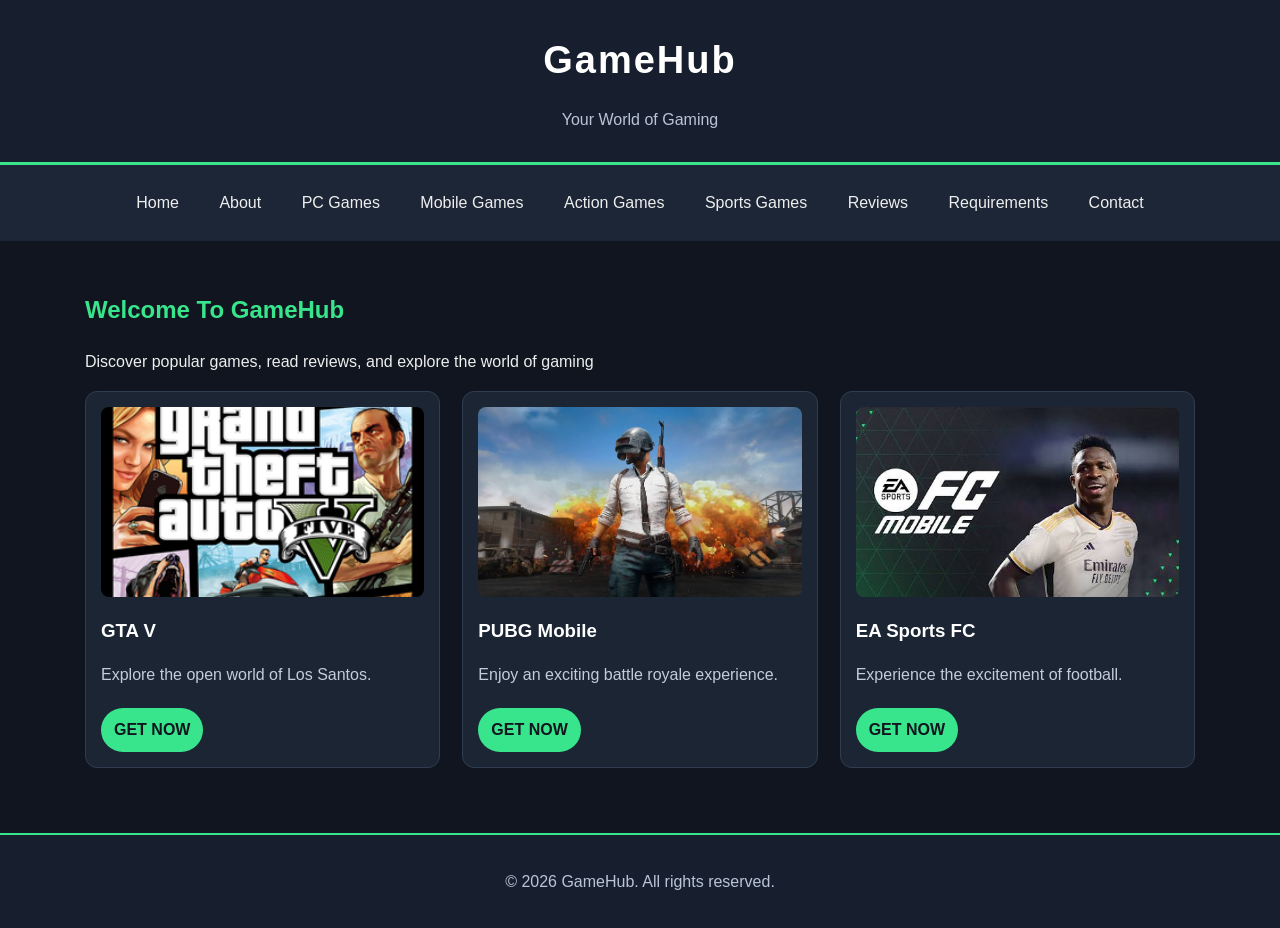
<file: index.html>
<!DOCTYPE html>
<html lang="en">
<head>
    <meta charset="UTF-8">
    <meta name="viewport" content="width=device-width, initial-scale=1.0">
    <title>GameHub</title>
    <link rel="stylesheet" href="style.css">
</head>
<body>
    <header>
        <h1>GameHub</h1>
        <p> Your World of Gaming</p>
    </header>

   
<nav>
    <a href="index.html">Home</a>
    <a href="about.html">About</a>
    <a href="pc-games.html">PC Games</a>
    <a href="mobile-games.html">Mobile Games</a>
    <a href="action-games.html">Action Games</a>
    <a href="sports-games.html">Sports Games</a>
    <a href="reviews.html">Reviews</a>
    <a href="requirements.html">Requirements</a>
    <a href="contact.html">Contact</a>
</nav>


    <main>
        <h2>Welcome To GameHub</h2>
        <p>Discover popular games, read reviews, and explore the world of gaming</p>
        <div class="game-container">
            <div class="game-card">
                <img src="images/Grand_Theft_Auto_V.png" alt="GTA V Image">
                <h3>GTA V</h3>
                <p>Explore the open world of Los Santos.</p>
                <a href="login.html">GET NOW</a>
            </div>
            <div class="game-card">
                <img src="images/images.jfif" alt="">
                <h3>PUBG Mobile</h3>
                <p>Enjoy an exciting battle royale experience.</p>
                <a href="login.html">GET NOW</a>
            </div>

            <div class="game-card">
                <img src="images/images (1).jfif" alt="">
                <h3>EA Sports FC</h3>
                <p>Experience the excitement of football.</p>
                <a href="login.html">GET NOW</a>
            </div>
        </div>
    </main>
    <footer>
        <p>&copy; 2026 GameHub. All rights reserved.</p>
    </footer>
</body>
</html>
</file>
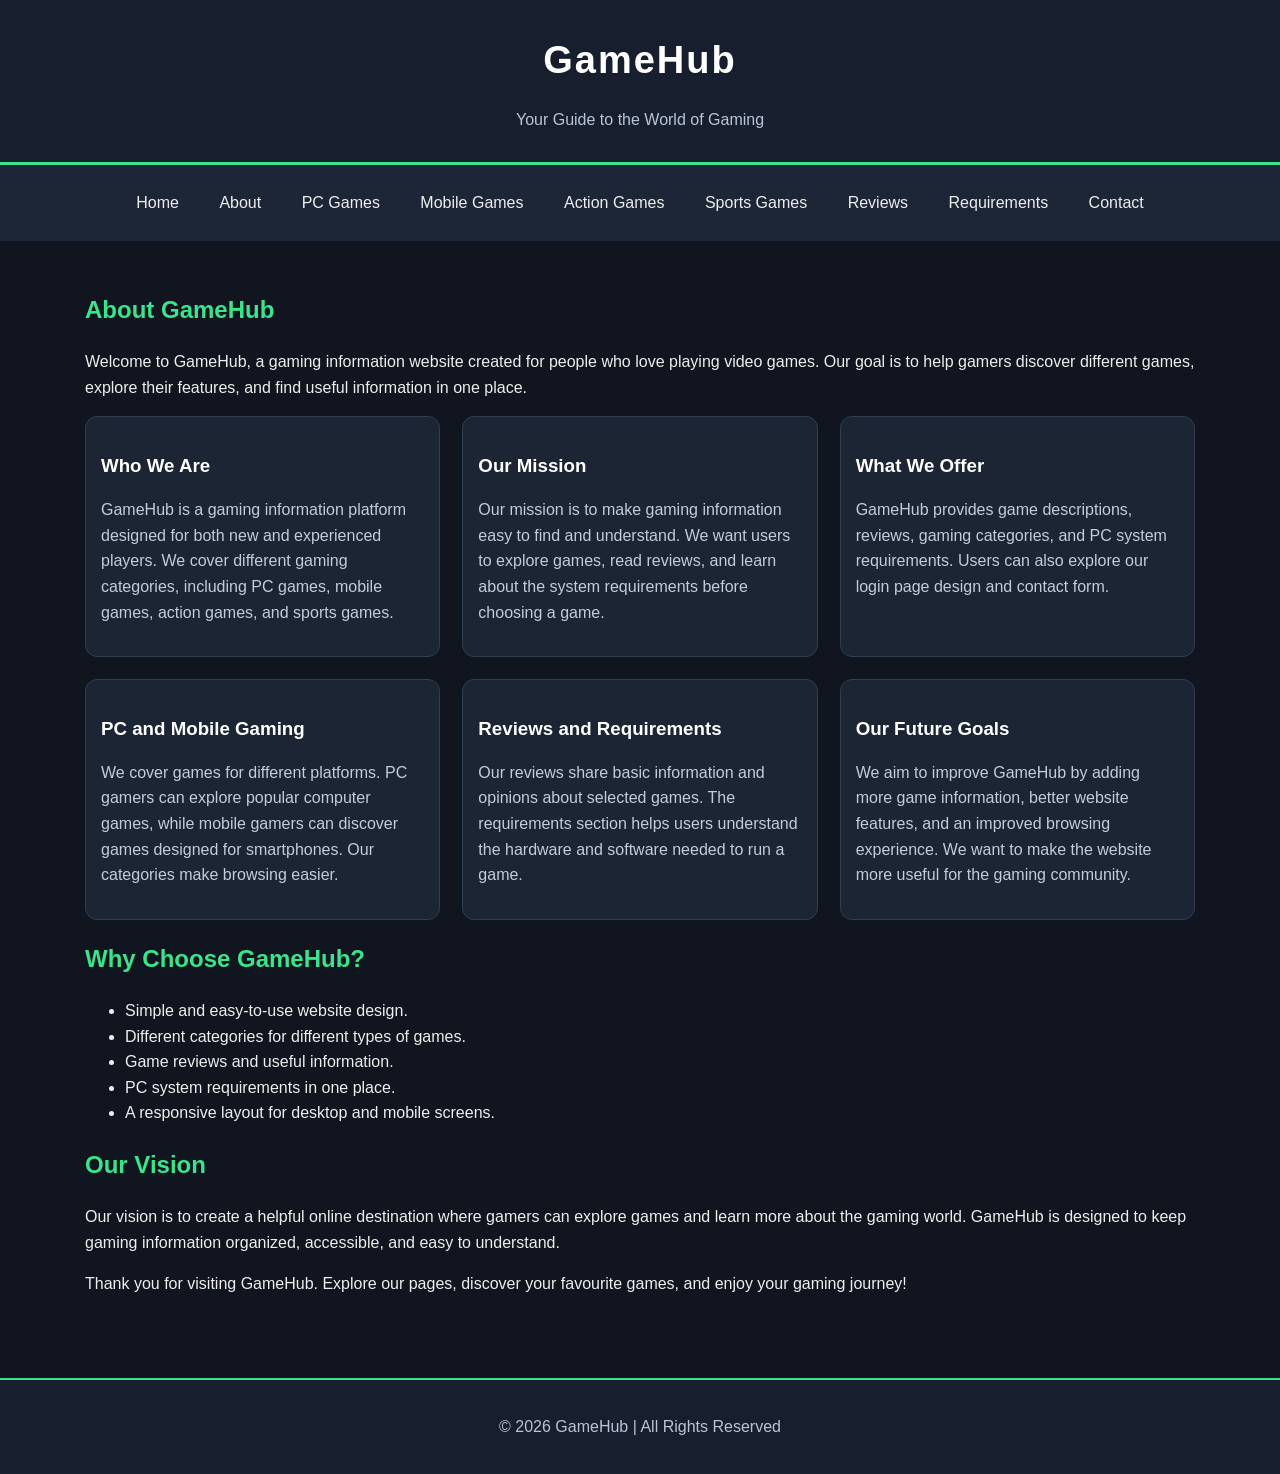
<file: about.html>
<!DOCTYPE html>
<html lang="en">
<head>
    <meta charset="UTF-8">
    <meta name="viewport" content="width=device-width, initial-scale=1.0">
    <title>About Us - GameHub</title>
    <link rel="stylesheet" href="style.css">
</head>
<body>

    <header>
        <h1>GameHub</h1>
        <p>Your Guide to the World of Gaming</p>
    </header>

    <nav>
        <a href="index.html">Home</a>
        <a href="about.html">About</a>
        <a href="pc-games.html">PC Games</a>
        <a href="mobile-games.html">Mobile Games</a>
        <a href="action-games.html">Action Games</a>
        <a href="sports-games.html">Sports Games</a>
        <a href="reviews.html">Reviews</a>
        <a href="requirements.html">Requirements</a>
        <a href="contact.html">Contact</a>
    </nav>

    <main>
        <h2>About GameHub</h2>

        <p>
            Welcome to GameHub, a gaming information website created
            for people who love playing video games. Our goal is to
            help gamers discover different games, explore their
            features, and find useful information in one place.
        </p>

        <div class="game-container">

            <div class="game-card">
                <h3>Who We Are</h3>
                <p>
                    GameHub is a gaming information platform designed
                    for both new and experienced players. We cover
                    different gaming categories, including PC games,
                    mobile games, action games, and sports games.
                </p>
            </div>

            <div class="game-card">
                <h3>Our Mission</h3>
                <p>
                    Our mission is to make gaming information easy
                    to find and understand. We want users to explore
                    games, read reviews, and learn about the system
                    requirements before choosing a game.
                </p>
            </div>

            <div class="game-card">
                <h3>What We Offer</h3>
                <p>
                    GameHub provides game descriptions, reviews,
                    gaming categories, and PC system requirements.
                    Users can also explore our login page design
                    and contact form.
                </p>
            </div>

            <div class="game-card">
                <h3>PC and Mobile Gaming</h3>
                <p>
                    We cover games for different platforms. PC gamers
                    can explore popular computer games, while mobile
                    gamers can discover games designed for smartphones.
                    Our categories make browsing easier.
                </p>
            </div>

            <div class="game-card">
                <h3>Reviews and Requirements</h3>
                <p>
                    Our reviews share basic information and opinions
                    about selected games. The requirements section
                    helps users understand the hardware and software
                    needed to run a game.
                </p>
            </div>

            <div class="game-card">
                <h3>Our Future Goals</h3>
                <p>
                    We aim to improve GameHub by adding more game
                    information, better website features, and an
                    improved browsing experience. We want to make
                    the website more useful for the gaming community.
                </p>
            </div>

        </div>

        <h2>Why Choose GameHub?</h2>

        <ul>
            <li>Simple and easy-to-use website design.</li>
            <li>Different categories for different types of games.</li>
            <li>Game reviews and useful information.</li>
            <li>PC system requirements in one place.</li>
            <li>A responsive layout for desktop and mobile screens.</li>
        </ul>

        <h2>Our Vision</h2>

        <p>
            Our vision is to create a helpful online destination
            where gamers can explore games and learn more about
            the gaming world. GameHub is designed to keep gaming
            information organized, accessible, and easy to understand.
        </p>

        <p>
            Thank you for visiting GameHub. Explore our pages,
            discover your favourite games, and enjoy your gaming journey!
        </p>

    </main>

    <footer>
        <p>&copy; 2026 GameHub | All Rights Reserved</p>
    </footer>

</body>
</html>
</file>
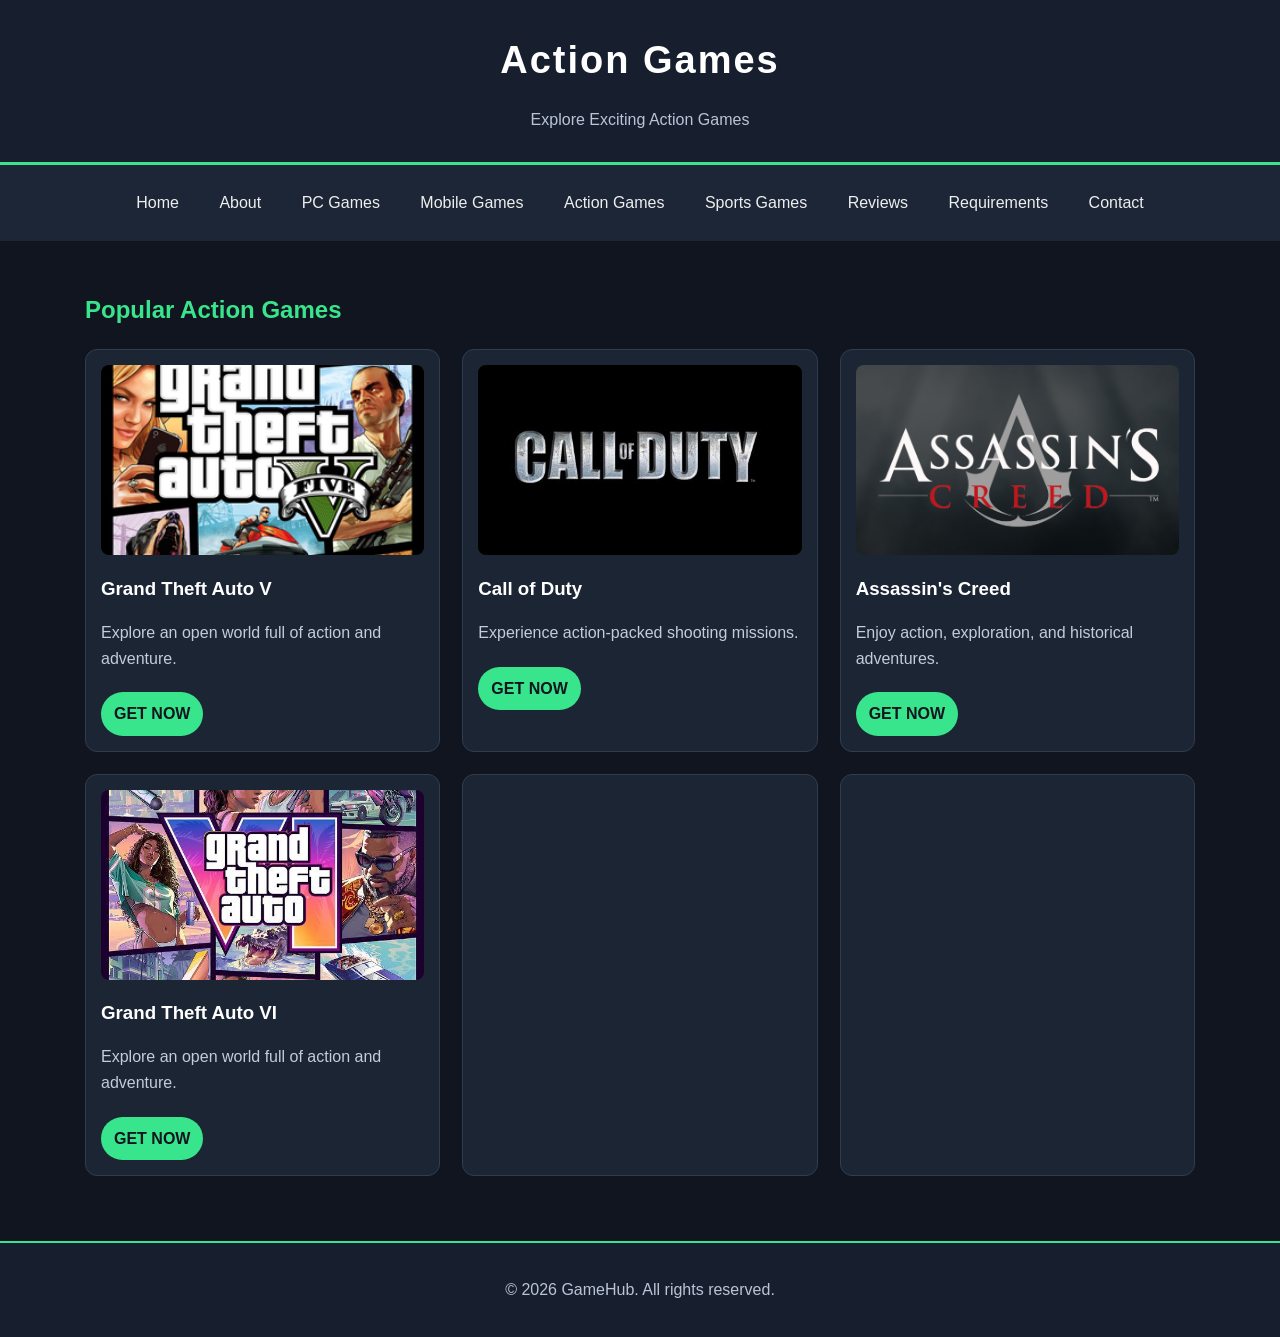
<file: action-games.html>
<!DOCTYPE html>
<html lang="en">
<head>
    <meta charset="UTF-8">
    <meta name="viewport" content="width=device-width, initial-scale=1.0">
    <title>Action Games - GameHub</title>
    <link rel="stylesheet" href="style.css">
</head>
<body>

    <header>
        <h1>Action Games</h1>
        <p>Explore Exciting Action Games</p>
    </header>

   
<nav>
    <a href="index.html">Home</a>
    <a href="about.html">About</a>
    <a href="pc-games.html">PC Games</a>
    <a href="mobile-games.html">Mobile Games</a>
    <a href="action-games.html">Action Games</a>
    <a href="sports-games.html">Sports Games</a>
    <a href="reviews.html">Reviews</a>
    <a href="requirements.html">Requirements</a>
    <a href="contact.html">Contact</a>
</nav>


    <main>
        <h2>Popular Action Games</h2>

        <div class="game-container">

            <div class="game-card">
                <img src="images/Grand_Theft_Auto_V.png" alt="">
                <h3>Grand Theft Auto V</h3>
                <p>Explore an open world full of action and adventure.</p>
                <a href="login.html"> GET NOW</a>
            </div>

            <div class="game-card">
                <img src="images/COD.jfif" alt="">
                <h3>Call of Duty</h3>
                <p>Experience action-packed shooting missions.</p>
                <a href="login.html"> GET NOW</a>
            </div>

            <div class="game-card">
                <img src="images/assasins creed.jpg" alt="">
                <h3>Assassin's Creed</h3>
                <p>Enjoy action, exploration, and historical adventures.</p>
                <a href="login.html"> GET NOW</a>
            </div>

            <div class="game-card">
                <img src="images/GTA VI.jfif" alt="">
                <h3>Grand Theft Auto VI</h3>
                <p>Explore an open world full of action and adventure.</p>
                <a href="login.html"> GET NOW</a>
            </div>

            <div class="game-card"></div>

            <div class="game-card"></div>

        </div>
    </main>

    <footer>
        <p>&copy; 2026 GameHub. All rights reserved.</p>
    </footer>

</body>
</html>
</file>
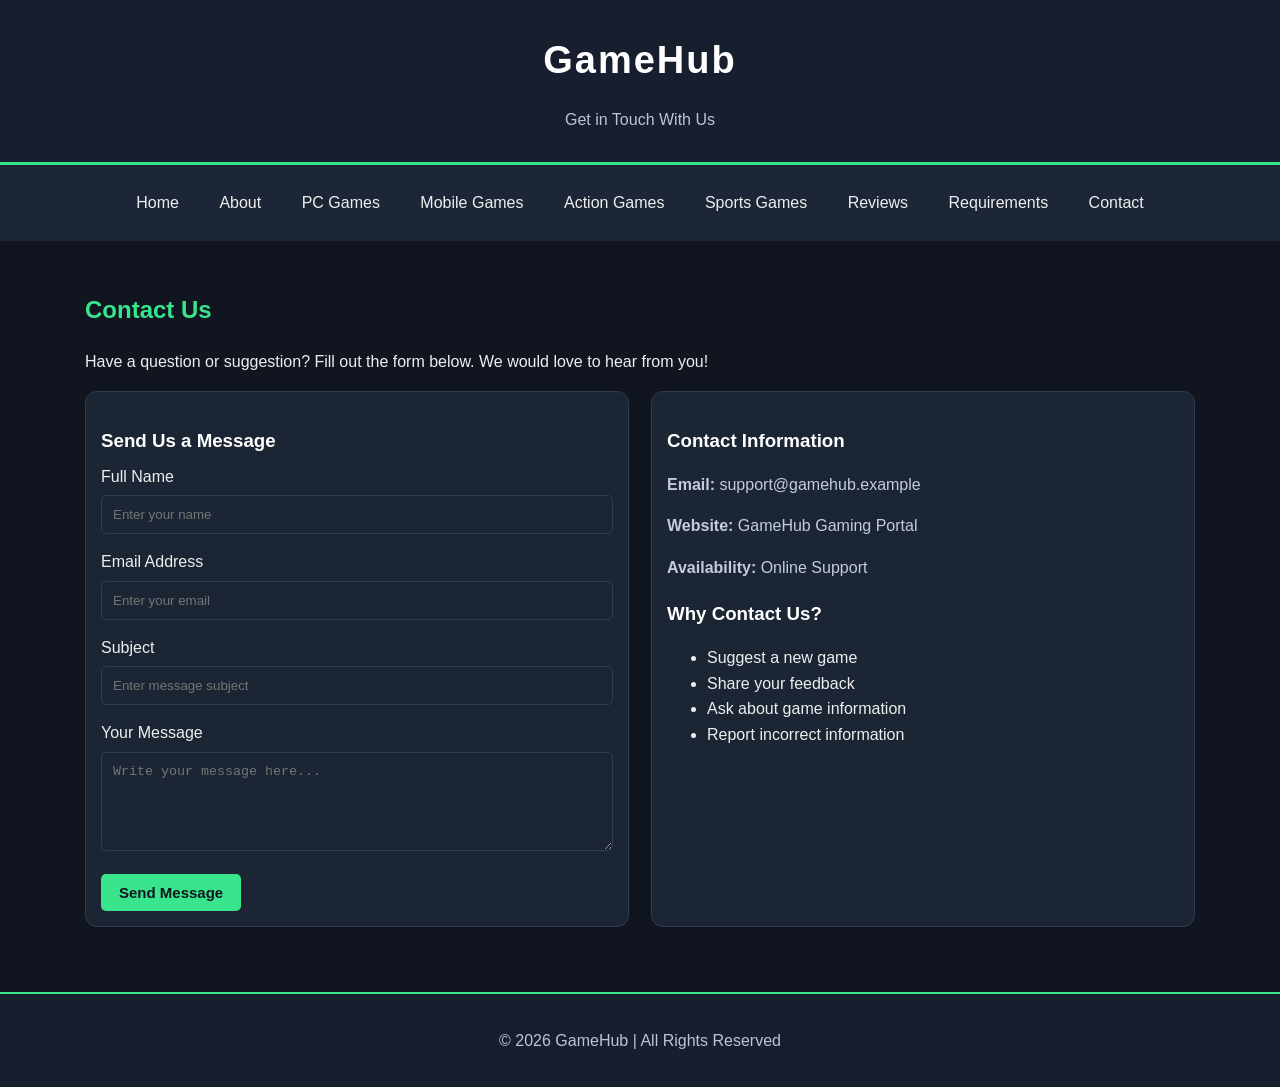
<file: contact.html>
<!DOCTYPE html>
<html lang="en">
<head>
    <meta charset="UTF-8">
    <meta name="viewport" content="width=device-width, initial-scale=1.0">
    <title>Contact Us - GameHub</title>
    <link rel="stylesheet" href="style.css">
</head>
<body>

    <header>
        <h1>GameHub</h1>
        <p>Get in Touch With Us</p>
    </header>

    <nav>
        <a href="index.html">Home</a>
        <a href="about.html">About</a>
        <a href="pc-games.html">PC Games</a>
        <a href="mobile-games.html">Mobile Games</a>
        <a href="action-games.html">Action Games</a>
        <a href="sports-games.html">Sports Games</a>
        <a href="reviews.html">Reviews</a>
        <a href="requirements.html">Requirements</a>
        <a href="contact.html">Contact</a>
    </nav>

    <main>
        <h2>Contact Us</h2>

        <p>
            Have a question or suggestion? Fill out the form below.
            We would love to hear from you!
        </p>

        <div class="game-container">

            <div class="game-card">
                <h3>Send Us a Message</h3>

                <form>
                    <label for="name">Full Name</label>
                    <input type="text" id="name"
                           placeholder="Enter your name" required>

                    <label for="email">Email Address</label>
                    <input type="email" id="email"
                           placeholder="Enter your email" required>

                    <label for="subject">Subject</label>
                    <input type="text" id="subject"
                           placeholder="Enter message subject" required>

                    <label for="message">Your Message</label>
                    <textarea id="message" rows="5"
                              placeholder="Write your message here..."
                              required></textarea>

                    <button type="button">Send Message</button>
                </form>
            </div>

            <div class="game-card">
                <h3>Contact Information</h3>

                <p><strong>Email:</strong> support@gamehub.example</p>
                <p><strong>Website:</strong> GameHub Gaming Portal</p>
                <p><strong>Availability:</strong> Online Support</p>

                <h3>Why Contact Us?</h3>

                <ul>
                    <li>Suggest a new game</li>
                    <li>Share your feedback</li>
                    <li>Ask about game information</li>
                    <li>Report incorrect information</li>
                </ul>
            </div>

        </div>
    </main>

    <footer>
        <p>&copy; 2026 GameHub | All Rights Reserved</p>
    </footer>

</body>
</html>
</file>
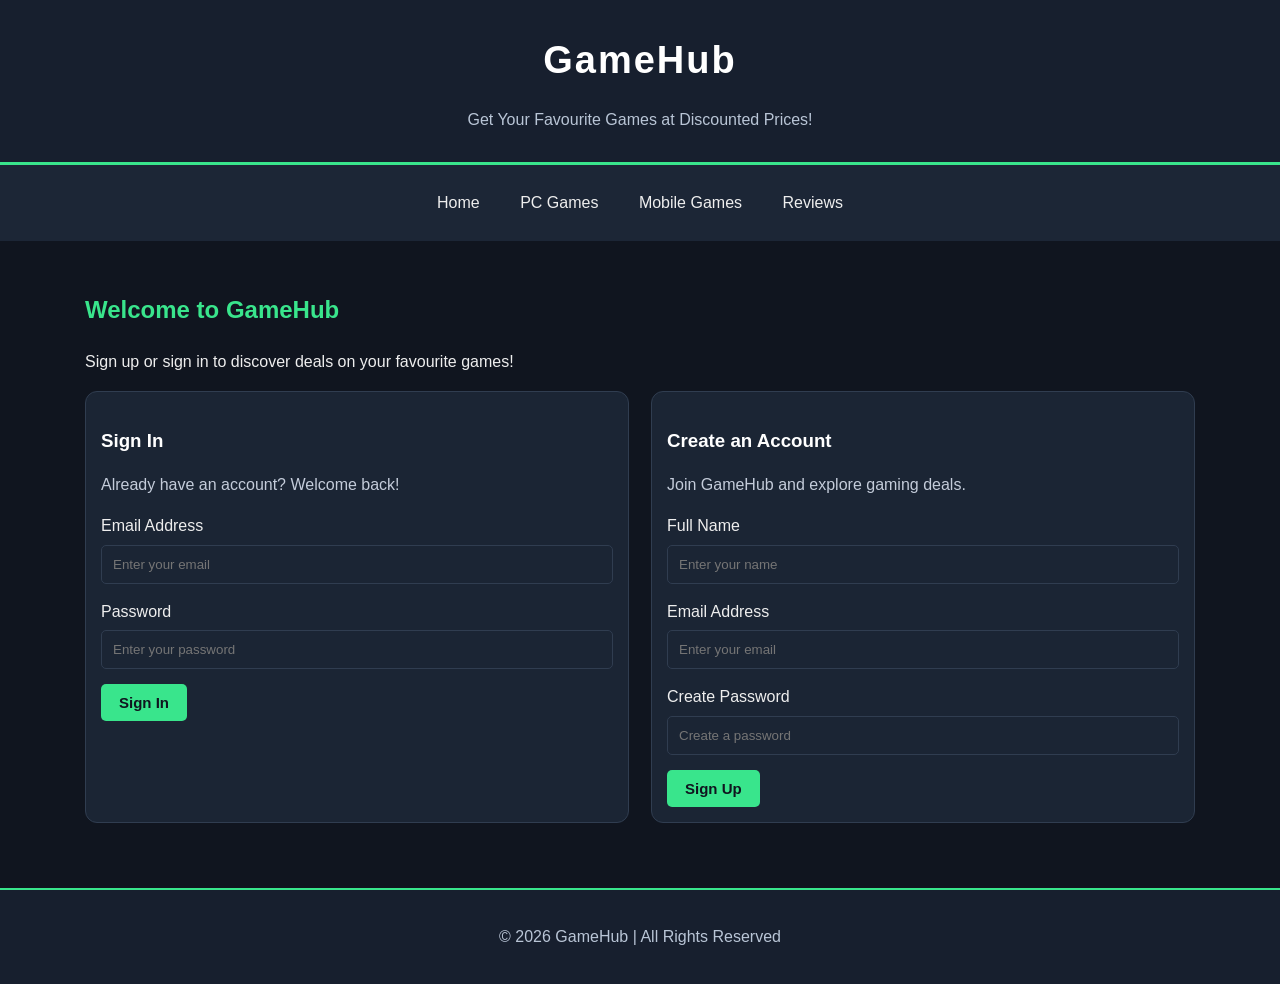
<file: login.html>
<!DOCTYPE html>
<html lang="en">
<head>
    <meta charset="UTF-8">
    <meta name="viewport" content="width=device-width, initial-scale=1.0">
    <title>Sign In - GameHub</title>
    <link rel="stylesheet" href="style.css">
</head>
<body>

    <header>
        <h1>GameHub</h1>
        <p>Get Your Favourite Games at Discounted Prices!</p>
    </header>

    <nav>
        <a href="index.html">Home</a>
        <a href="pc-games.html">PC Games</a>
        <a href="mobile-games.html">Mobile Games</a>
        <a href="reviews.html">Reviews</a>
    </nav>

    <main>
        <h2>Welcome to GameHub</h2>
        <p>
            Sign up or sign in to discover deals on your
            favourite games!
        </p>

        <div class="game-container">

            <div class="game-card">
                <h3>Sign In</h3>
                <p>Already have an account? Welcome back!</p>

                <form>
                    <label for="login-email">Email Address</label>
                    <input type="email" id="login-email"
                           placeholder="Enter your email" required>

                    <label for="login-password">Password</label>
                    <input type="password" id="login-password"
                           placeholder="Enter your password" required>

                    <button type="button">Sign In</button>
                </form>
            </div>

            <div class="game-card">
                <h3>Create an Account</h3>
                <p>Join GameHub and explore gaming deals.</p>

                <form>
                    <label for="signup-name">Full Name</label>
                    <input type="text" id="signup-name"
                           placeholder="Enter your name" required>

                    <label for="signup-email">Email Address</label>
                    <input type="email" id="signup-email"
                           placeholder="Enter your email" required>

                    <label for="signup-password">Create Password</label>
                    <input type="password" id="signup-password"
                           placeholder="Create a password" required>

                    <button type="button">Sign Up</button>
                </form>
            </div>

        </div>
    </main>

    <footer>
        <p>&copy; 2026 GameHub | All Rights Reserved</p>
    </footer>

</body>
</html>
</file>
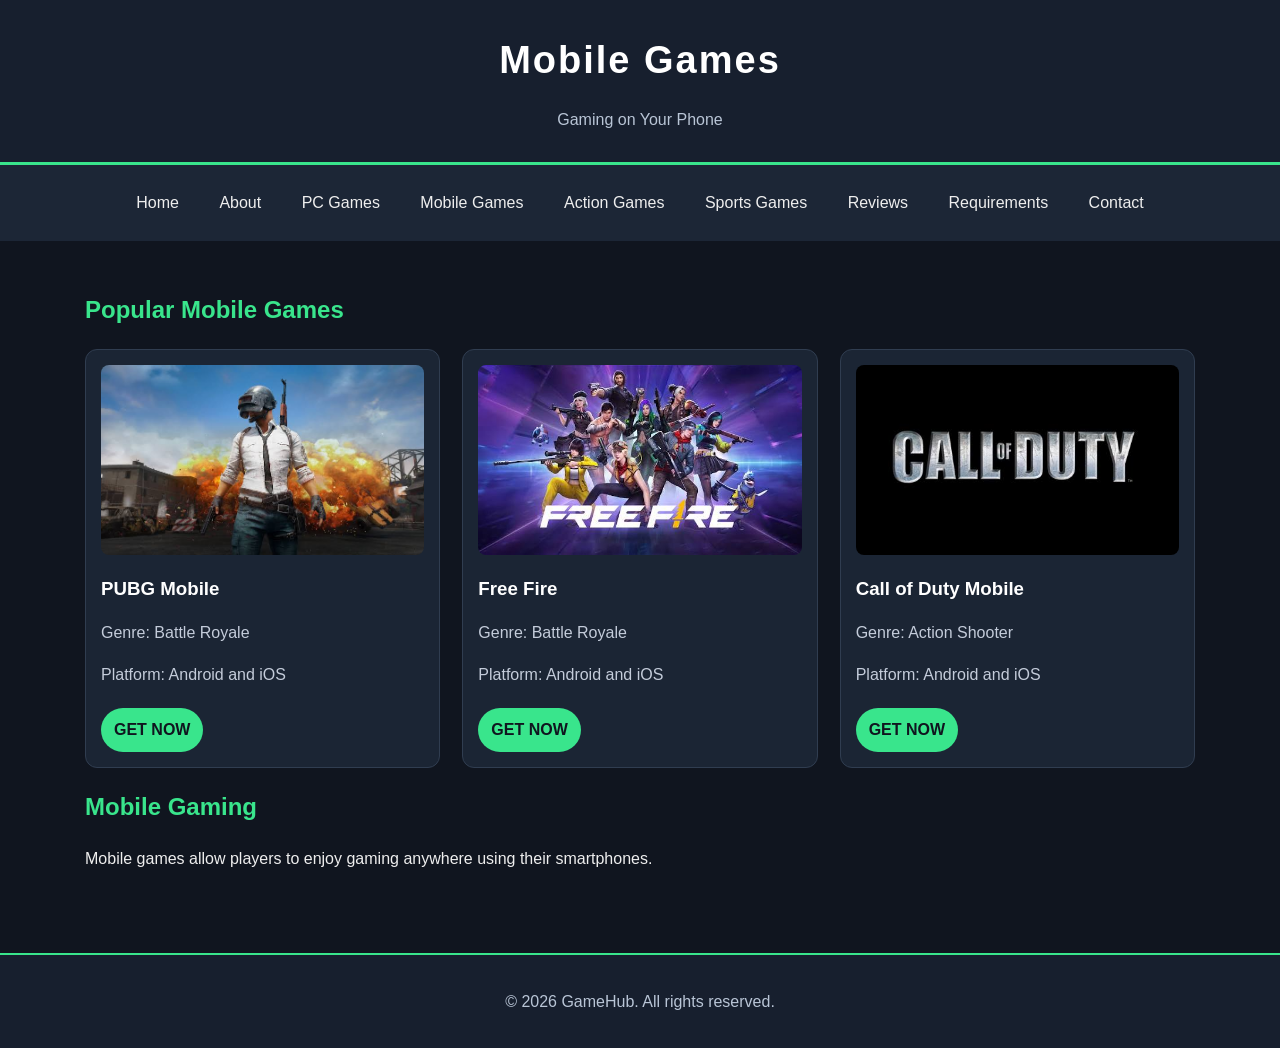
<file: mobile-games.html>
<!DOCTYPE html>
<html lang="en">
<head>
    <meta charset="UTF-8">
    <meta name="viewport" content="width=device-width, initial-scale=1.0">
    <title>Mobile Games - GameHub</title>
    <link rel="stylesheet" href="style.css">
</head>
<body>

    <header>
        <h1>Mobile Games</h1>
        <p>Gaming on Your Phone</p>
    </header>

    
<nav>
    <a href="index.html">Home</a>
    <a href="about.html">About</a>
    <a href="pc-games.html">PC Games</a>
    <a href="mobile-games.html">Mobile Games</a>
    <a href="action-games.html">Action Games</a>
    <a href="sports-games.html">Sports Games</a>
    <a href="reviews.html">Reviews</a>
    <a href="requirements.html">Requirements</a>
    <a href="contact.html">Contact</a>
</nav>


    <main>
        <h2>Popular Mobile Games</h2>

        <div class="game-container">

            <div class="game-card">
                <img src="images/images.jfif" alt="PUBG Mobile Image">
                <h3>PUBG Mobile</h3>
                <p>Genre: Battle Royale</p>
                <p>Platform: Android and iOS</p>
                <a href="login.html"> GET NOW</a>
            </div>

            <div class="game-card">
                <img src="images/images (4).jfif" alt="Free Fire Image">
                <h3>Free Fire</h3>
                <p>Genre: Battle Royale</p>
                <p>Platform: Android and iOS</p>
                <a href="login.html"> GET NOW</a>
            </div>

            <div class="game-card">
                <img src="images/COD.jfif" alt="Call of Duty Image">
                <h3>Call of Duty Mobile</h3>
                <p>Genre: Action Shooter</p>
                <p>Platform: Android and iOS</p>
                <a href="login.html"> GET NOW</a>
            </div>

        </div>

        <h2>Mobile Gaming</h2>
        <p>Mobile games allow players to enjoy gaming anywhere using their smartphones.</p>
    </main>

    <footer>
        <p>&copy; 2026 GameHub. All rights reserved.</p>
    </footer>

</body>
</html>
</file>
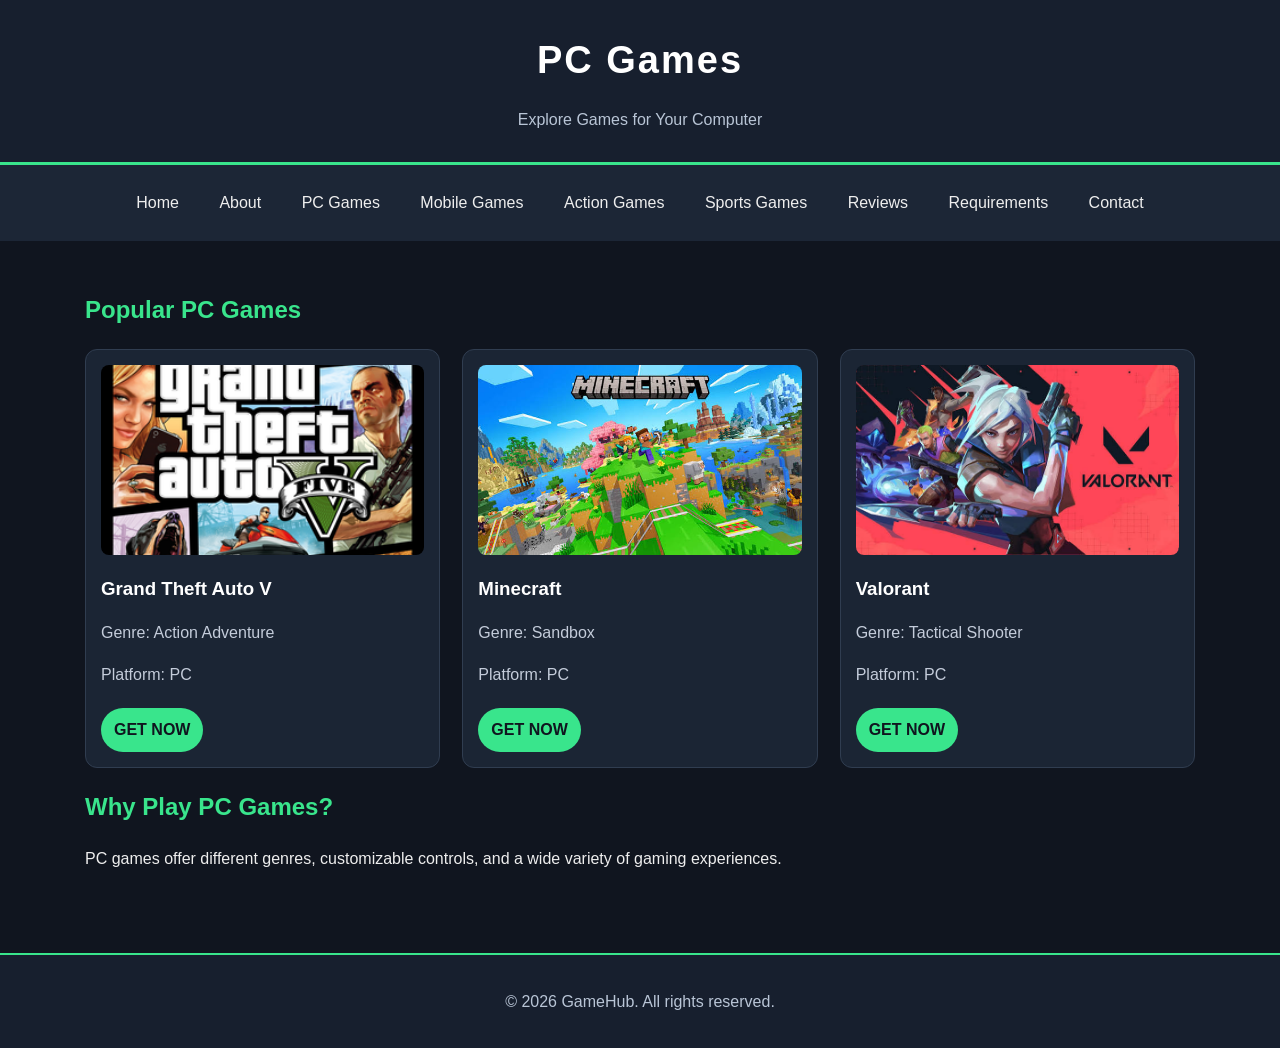
<file: pc-games.html>
<!DOCTYPE html>
<html lang="en">
<head>
    <meta charset="UTF-8">
    <meta name="viewport" content="width=device-width, initial-scale=1.0">
    <title>PC Games - GameHub</title>
    <link rel="stylesheet" href="style.css">
</head>
<body>

    <header>
        <h1>PC Games</h1>
        <p>Explore Games for Your Computer</p>
    </header>

    
<nav>
    <a href="index.html">Home</a>
    <a href="about.html">About</a>
    <a href="pc-games.html">PC Games</a>
    <a href="mobile-games.html">Mobile Games</a>
    <a href="action-games.html">Action Games</a>
    <a href="sports-games.html">Sports Games</a>
    <a href="reviews.html">Reviews</a>
    <a href="requirements.html">Requirements</a>
    <a href="contact.html">Contact</a>
</nav>


    <main>
        <h2>Popular PC Games</h2>

        <div class="game-container">

            <div class="game-card">
                <img src="images/Grand_Theft_Auto_V.png" alt="GTA V Image">
                <h3>Grand Theft Auto V</h3>
                <p>Genre: Action Adventure</p>
                <p>Platform: PC</p>
                <a href="login.html"> GET NOW</a>
            </div>

            <div class="game-card">
                <img src="images/images (2).jfif" alt="Minecraft Image">
                <h3>Minecraft</h3>
                <p>Genre: Sandbox</p>
                <p>Platform: PC</p>
                <a href="login.html"> GET NOW</a>
            </div>

            <div class="game-card">
                  <img src="images/images (3).jfif" alt="Valorant Image">
                <h3>Valorant</h3>
                <p>Genre: Tactical Shooter</p>
                <p>Platform: PC</p>
                <a href="login.html"> GET NOW</a>
            </div>

        </div>

        <h2>Why Play PC Games?</h2>
        <p>PC games offer different genres, customizable controls, and a wide variety of gaming experiences.</p>
    </main>

    <footer>
        <p>&copy; 2026 GameHub. All rights reserved.</p>
    </footer>

</body>
</html>
</file>
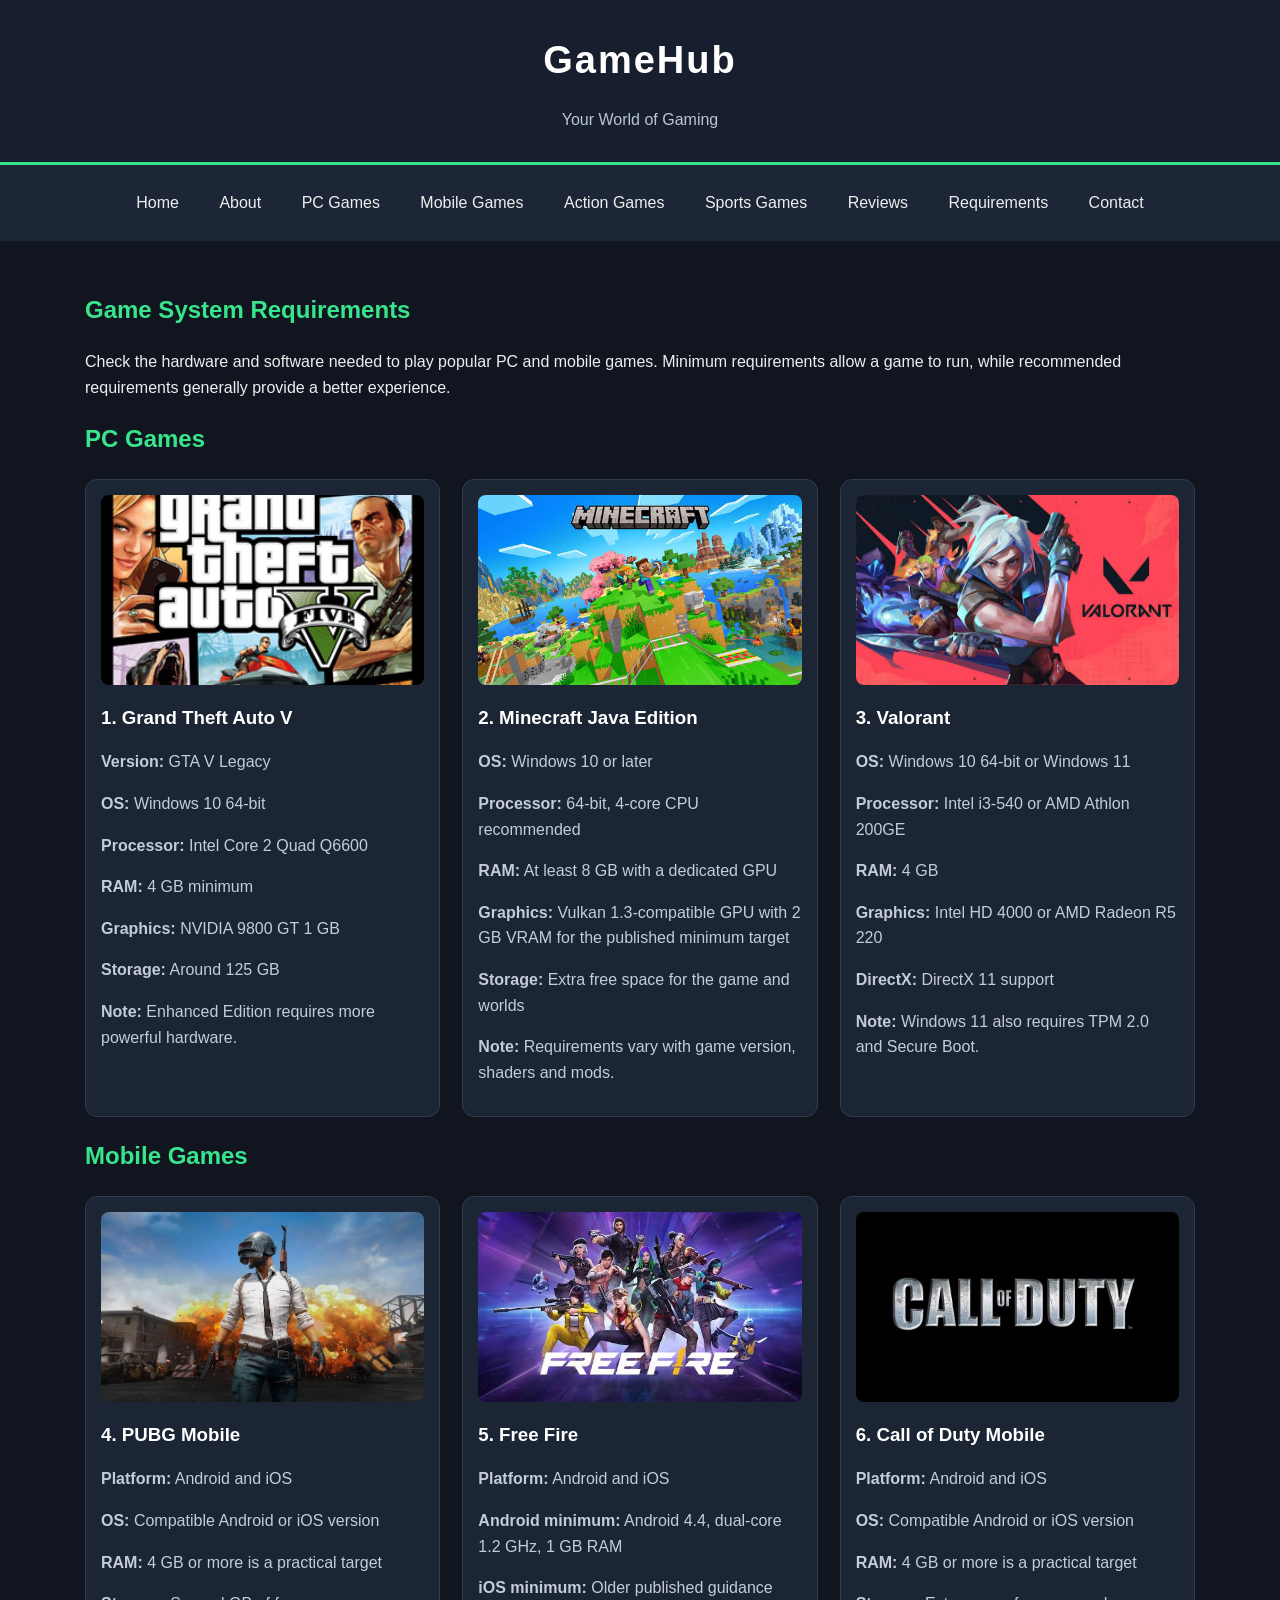
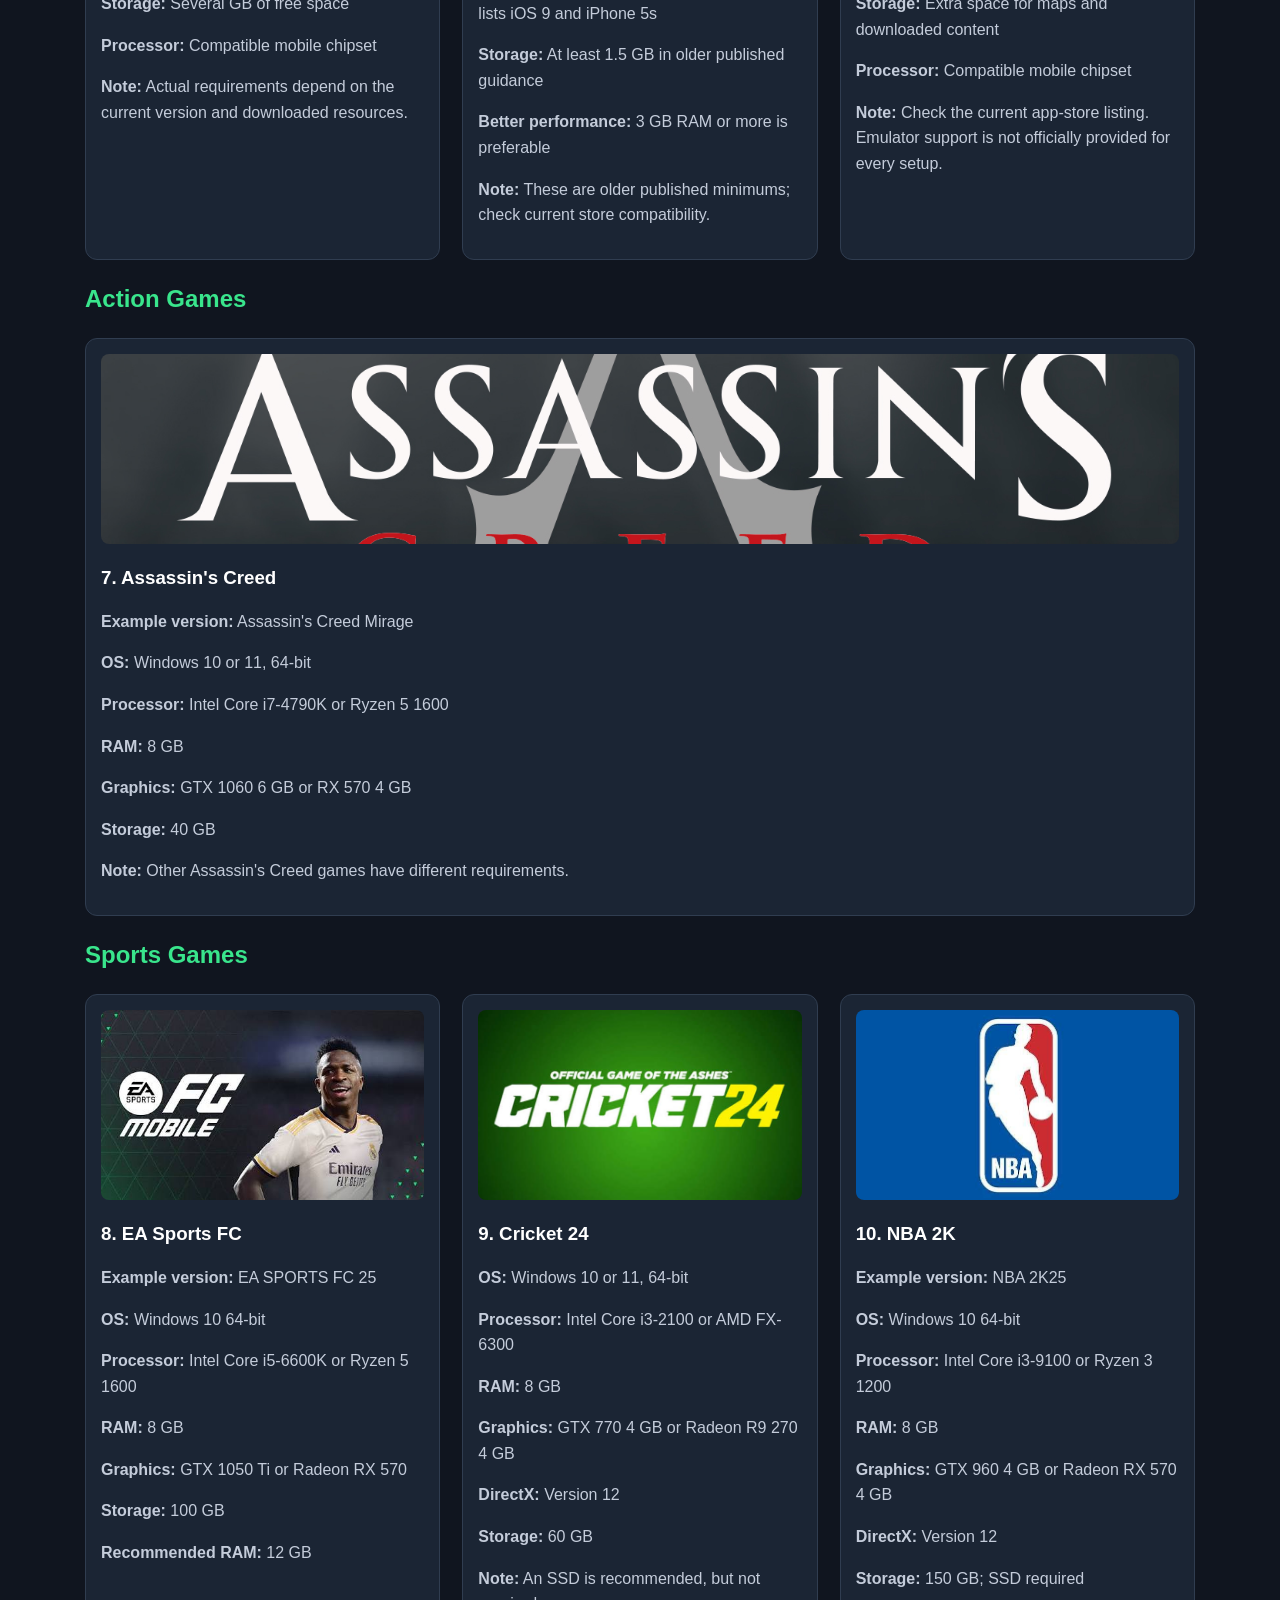
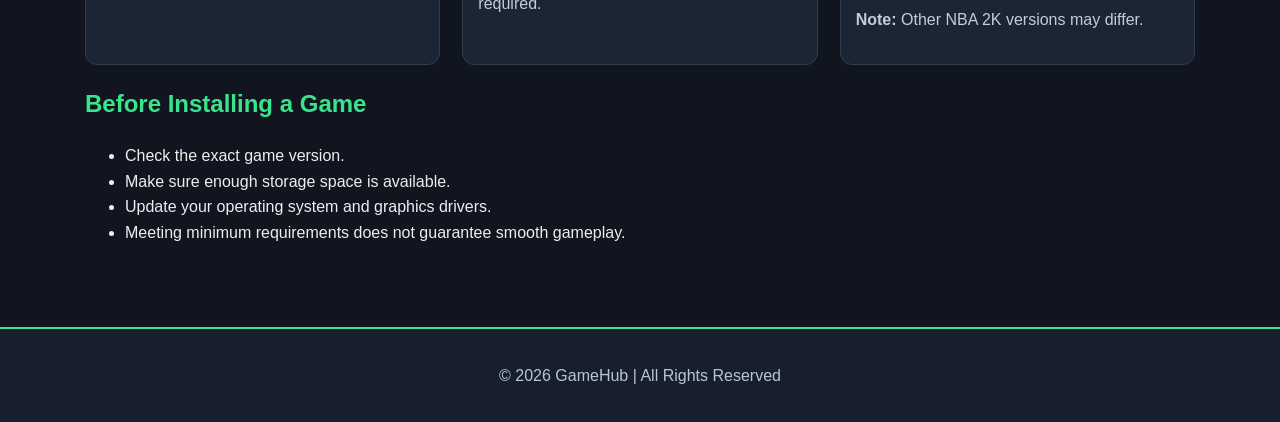
<file: requirements.html>
<!DOCTYPE html>
<html lang="en">
<head>
    <meta charset="UTF-8">
    <meta name="viewport" content="width=device-width, initial-scale=1.0">
    <title>System Requirements - GameHub</title>
    <link rel="stylesheet" href="style.css">
</head>
<body>

    <header>
        <h1>GameHub</h1>
        <p>Your World of Gaming</p>
    </header>

    <nav>
        <a href="index.html">Home</a>
        <a href="about.html">About</a>
        <a href="pc-games.html">PC Games</a>
        <a href="mobile-games.html">Mobile Games</a>
        <a href="action-games.html">Action Games</a>
        <a href="sports-games.html">Sports Games</a>
        <a href="reviews.html">Reviews</a>
        <a href="requirements.html">Requirements</a>
        <a href="contact.html">Contact</a>
    </nav>

    <main>
        <h2>Game System Requirements</h2>

        <p>
            Check the hardware and software needed to play
            popular PC and mobile games. Minimum requirements
            allow a game to run, while recommended requirements
            generally provide a better experience.
        </p>

        <h2>PC Games</h2>

        <div class="game-container">

            <div class="game-card">
                <img src="images/Grand_Theft_Auto_V.png" alt="GTA V">
                <h3>1. Grand Theft Auto V</h3>
                <p><strong>Version:</strong> GTA V Legacy</p>
                <p><strong>OS:</strong> Windows 10 64-bit</p>
                <p><strong>Processor:</strong> Intel Core 2 Quad Q6600</p>
                <p><strong>RAM:</strong> 4 GB minimum</p>
                <p><strong>Graphics:</strong> NVIDIA 9800 GT 1 GB</p>
                <p><strong>Storage:</strong> Around 125 GB</p>
                <p><strong>Note:</strong> Enhanced Edition requires more powerful hardware.</p>
            </div>

            <div class="game-card">
                <img src="images/images (2).jfif" alt="Minecraft">
                <h3>2. Minecraft Java Edition</h3>
                <p><strong>OS:</strong> Windows 10 or later</p>
                <p><strong>Processor:</strong> 64-bit, 4-core CPU recommended</p>
                <p><strong>RAM:</strong> At least 8 GB with a dedicated GPU</p>
                <p><strong>Graphics:</strong> Vulkan 1.3-compatible GPU with 2 GB VRAM for the published minimum target</p>
                <p><strong>Storage:</strong> Extra free space for the game and worlds</p>
                <p><strong>Note:</strong> Requirements vary with game version, shaders and mods.</p>
            </div>

            <div class="game-card">
                <img src="images/images (3).jfif" alt="Valorant">
                <h3>3. Valorant</h3>
                <p><strong>OS:</strong> Windows 10 64-bit or Windows 11</p>
                <p><strong>Processor:</strong> Intel i3-540 or AMD Athlon 200GE</p>
                <p><strong>RAM:</strong> 4 GB</p>
                <p><strong>Graphics:</strong> Intel HD 4000 or AMD Radeon R5 220</p>
                <p><strong>DirectX:</strong> DirectX 11 support</p>
                <p><strong>Note:</strong> Windows 11 also requires TPM 2.0 and Secure Boot.</p>
            </div>

        </div>

        <h2>Mobile Games</h2>

        <div class="game-container">

            <div class="game-card">
                <img src="images/images.jfif" alt="PUBG Mobile">
                <h3>4. PUBG Mobile</h3>
                <p><strong>Platform:</strong> Android and iOS</p>
                <p><strong>OS:</strong> Compatible Android or iOS version</p>
                <p><strong>RAM:</strong> 4 GB or more is a practical target</p>
                <p><strong>Storage:</strong> Several GB of free space</p>
                <p><strong>Processor:</strong> Compatible mobile chipset</p>
                <p><strong>Note:</strong> Actual requirements depend on the current version and downloaded resources.</p>
            </div>

            <div class="game-card">
                <img src="images/images (4).jfif" alt="Free Fire">
                <h3>5. Free Fire</h3>
                <p><strong>Platform:</strong> Android and iOS</p>
                <p><strong>Android minimum:</strong> Android 4.4, dual-core 1.2 GHz, 1 GB RAM</p>
                <p><strong>iOS minimum:</strong> Older published guidance lists iOS 9 and iPhone 5s</p>
                <p><strong>Storage:</strong> At least 1.5 GB in older published guidance</p>
                <p><strong>Better performance:</strong> 3 GB RAM or more is preferable</p>
                <p><strong>Note:</strong> These are older published minimums; check current store compatibility.</p>
            </div>

            <div class="game-card">
                <img src="images/COD.jfif" alt="Call of Duty Mobile">
                <h3>6. Call of Duty Mobile</h3>
                <p><strong>Platform:</strong> Android and iOS</p>
                <p><strong>OS:</strong> Compatible Android or iOS version</p>
                <p><strong>RAM:</strong> 4 GB or more is a practical target</p>
                <p><strong>Storage:</strong> Extra space for maps and downloaded content</p>
                <p><strong>Processor:</strong> Compatible mobile chipset</p>
                <p><strong>Note:</strong> Check the current app-store listing. Emulator support is not officially provided for every setup.</p>
            </div>

        </div>

        <h2>Action Games</h2>

        <div class="game-container">

            <div class="game-card">
                <img src="images/assasins creed.jpg" alt="Assassin's Creed">
                <h3>7. Assassin's Creed</h3>
                <p><strong>Example version:</strong> Assassin's Creed Mirage</p>
                <p><strong>OS:</strong> Windows 10 or 11, 64-bit</p>
                <p><strong>Processor:</strong> Intel Core i7-4790K or Ryzen 5 1600</p>
                <p><strong>RAM:</strong> 8 GB</p>
                <p><strong>Graphics:</strong> GTX 1060 6 GB or RX 570 4 GB</p>
                <p><strong>Storage:</strong> 40 GB</p>
                <p><strong>Note:</strong> Other Assassin's Creed games have different requirements.</p>
            </div>

        </div>

        <h2>Sports Games</h2>

        <div class="game-container">

            <div class="game-card">
                <img src="images/images (1).jfif" alt="EA Sports FC">
                <h3>8. EA Sports FC</h3>
                <p><strong>Example version:</strong> EA SPORTS FC 25</p>
                <p><strong>OS:</strong> Windows 10 64-bit</p>
                <p><strong>Processor:</strong> Intel Core i5-6600K or Ryzen 5 1600</p>
                <p><strong>RAM:</strong> 8 GB</p>
                <p><strong>Graphics:</strong> GTX 1050 Ti or Radeon RX 570</p>
                <p><strong>Storage:</strong> 100 GB</p>
                <p><strong>Recommended RAM:</strong> 12 GB</p>
            </div>

            <div class="game-card">
                <img src="images/cricket 24.jfif" alt="Cricket 24">
                <h3>9. Cricket 24</h3>
                <p><strong>OS:</strong> Windows 10 or 11, 64-bit</p>
                <p><strong>Processor:</strong> Intel Core i3-2100 or AMD FX-6300</p>
                <p><strong>RAM:</strong> 8 GB</p>
                <p><strong>Graphics:</strong> GTX 770 4 GB or Radeon R9 270 4 GB</p>
                <p><strong>DirectX:</strong> Version 12</p>
                <p><strong>Storage:</strong> 60 GB</p>
                <p><strong>Note:</strong> An SSD is recommended, but not required.</p>
            </div>

            <div class="game-card">
                <img src="images/nba.jfif" alt="NBA 2K">
                <h3>10. NBA 2K</h3>
                <p><strong>Example version:</strong> NBA 2K25</p>
                <p><strong>OS:</strong> Windows 10 64-bit</p>
                <p><strong>Processor:</strong> Intel Core i3-9100 or Ryzen 3 1200</p>
                <p><strong>RAM:</strong> 8 GB</p>
                <p><strong>Graphics:</strong> GTX 960 4 GB or Radeon RX 570 4 GB</p>
                <p><strong>DirectX:</strong> Version 12</p>
                <p><strong>Storage:</strong> 150 GB; SSD required</p>
                <p><strong>Note:</strong> Other NBA 2K versions may differ.</p>
            </div>

        </div>

        <h2>Before Installing a Game</h2>
        <ul>
            <li>Check the exact game version.</li>
            <li>Make sure enough storage space is available.</li>
            <li>Update your operating system and graphics drivers.</li>
            <li>Meeting minimum requirements does not guarantee smooth gameplay.</li>
        </ul>

    </main>

    <footer>
        <p>&copy; 2026 GameHub | All Rights Reserved</p>
    </footer>

</body>
</html>
</file>
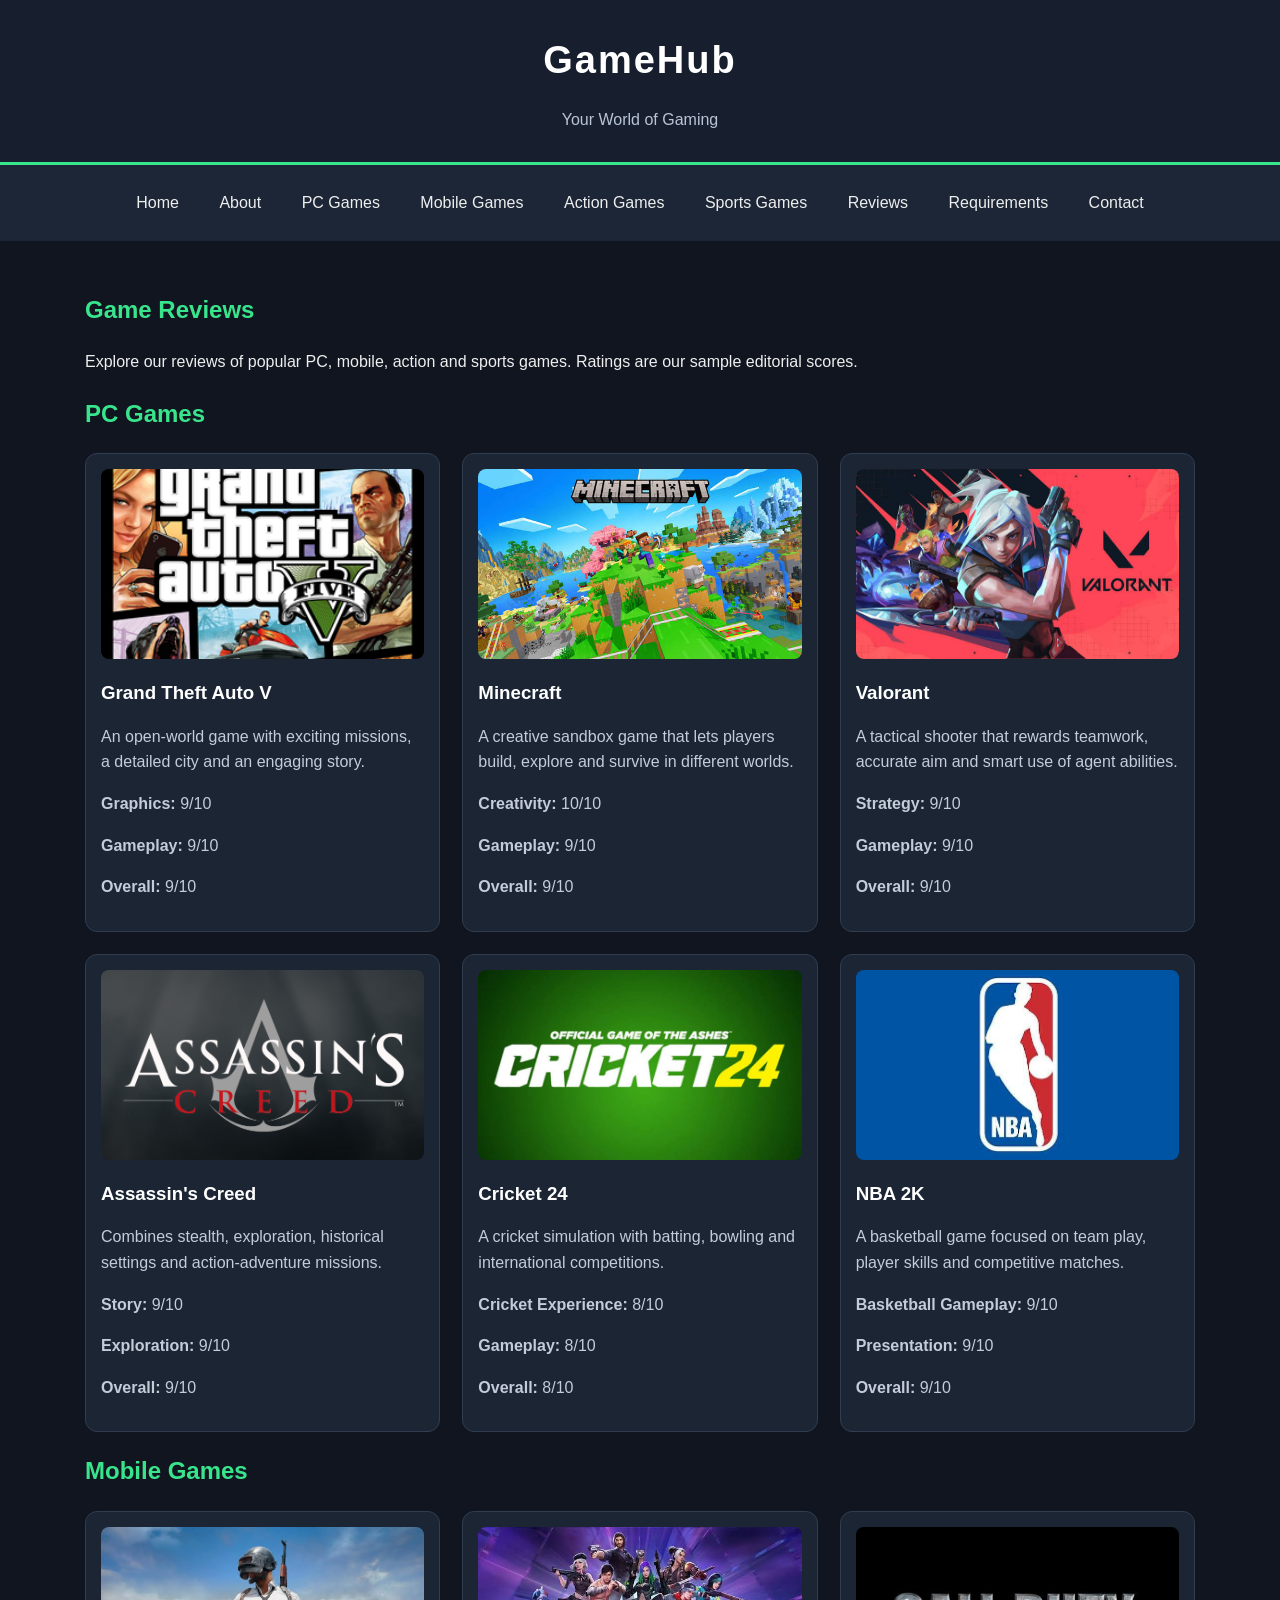
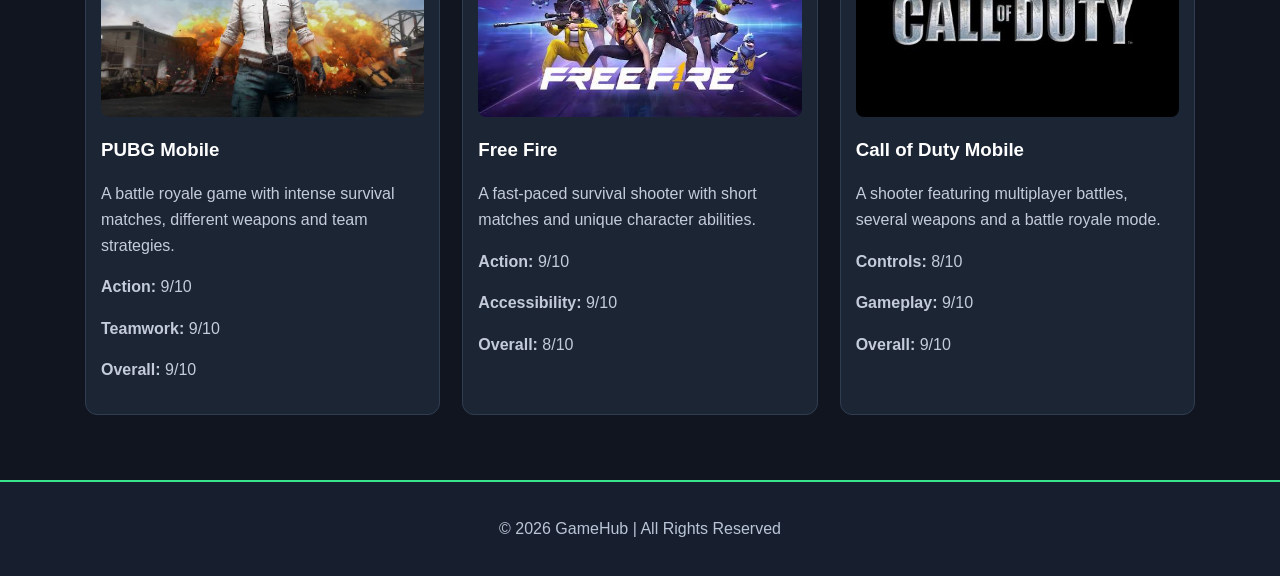
<file: reviews.html>
<!DOCTYPE html>
<html lang="en">
<head>
    <meta charset="UTF-8">
    <meta name="viewport" content="width=device-width, initial-scale=1.0">
    <title>Game Reviews - GameHub</title>
    <link rel="stylesheet" href="style.css">
</head>
<body>

    <header>
        <h1>GameHub</h1>
        <p>Your World of Gaming</p>
    </header>

    <nav>
        <a href="index.html">Home</a>
        <a href="about.html">About</a>
        <a href="pc-games.html">PC Games</a>
        <a href="mobile-games.html">Mobile Games</a>
        <a href="action-games.html">Action Games</a>
        <a href="sports-games.html">Sports Games</a>
        <a href="reviews.html">Reviews</a>
        <a href="requirements.html">Requirements</a>
        <a href="contact.html">Contact</a>
    </nav>

    <main>
        <h2>Game Reviews</h2>
        <p>
            Explore our reviews of popular PC, mobile, action
            and sports games. Ratings are our sample editorial scores.
        </p>

        <h2>PC Games</h2>

        <div class="game-container">

            <div class="game-card">
                <img src="images/Grand_Theft_Auto_V.png" alt="GTA V">
                <h3>Grand Theft Auto V</h3>
                <p>An open-world game with exciting missions, a detailed city and an engaging story.</p>
                <p><strong>Graphics:</strong> 9/10</p>
                <p><strong>Gameplay:</strong> 9/10</p>
                <p><strong>Overall:</strong> 9/10</p>
            </div>

            <div class="game-card">
                <img src="images/images (2).jfif" alt="Minecraft">
                <h3>Minecraft</h3>
                <p>A creative sandbox game that lets players build, explore and survive in different worlds.</p>
                <p><strong>Creativity:</strong> 10/10</p>
                <p><strong>Gameplay:</strong> 9/10</p>
                <p><strong>Overall:</strong> 9/10</p>
            </div>

            <div class="game-card">
                <img src="images/images (3).jfif" alt="Valorant">
                <h3>Valorant</h3>
                <p>A tactical shooter that rewards teamwork, accurate aim and smart use of agent abilities.</p>
                <p><strong>Strategy:</strong> 9/10</p>
                <p><strong>Gameplay:</strong> 9/10</p>
                <p><strong>Overall:</strong> 9/10</p>
            </div>
            
            <div class="game-card">
                <img src="images/assasins creed.jpg" alt="Assassin's Creed">
                <h3>Assassin's Creed</h3>
                <p>Combines stealth, exploration, historical settings and action-adventure missions.</p>
                <p><strong>Story:</strong> 9/10</p>
                <p><strong>Exploration:</strong> 9/10</p>
                <p><strong>Overall:</strong> 9/10</p>
            </div>

            <div class="game-card">
                <img src="images/cricket 24.jfif" alt="Cricket 24">
                <h3>Cricket 24</h3>
                <p>A cricket simulation with batting, bowling and international competitions.</p>
                <p><strong>Cricket Experience:</strong> 8/10</p>
                <p><strong>Gameplay:</strong> 8/10</p>
                <p><strong>Overall:</strong> 8/10</p>
            </div>

            <div class="game-card">
                <img src="images/nba.jfif" alt="NBA 2K">
                <h3>NBA 2K</h3>
                <p>A basketball game focused on team play, player skills and competitive matches.</p>
                <p><strong>Basketball Gameplay:</strong> 9/10</p>
                <p><strong>Presentation:</strong> 9/10</p>
                <p><strong>Overall:</strong> 9/10</p>
            </div>

        </div>

        <h2>Mobile Games</h2>

        <div class="game-container">

            <div class="game-card">
                <img src="images/images.jfif" alt="PUBG Mobile">
                <h3>PUBG Mobile</h3>
                <p>A battle royale game with intense survival matches, different weapons and team strategies.</p>
                <p><strong>Action:</strong> 9/10</p>
                <p><strong>Teamwork:</strong> 9/10</p>
                <p><strong>Overall:</strong> 9/10</p>
            </div>

            <div class="game-card">
                <img src="images/images (4).jfif" alt="Free Fire">
                <h3>Free Fire</h3>
                <p>A fast-paced survival shooter with short matches and unique character abilities.</p>
                <p><strong>Action:</strong> 9/10</p>
                <p><strong>Accessibility:</strong> 9/10</p>
                <p><strong>Overall:</strong> 8/10</p>
            </div>

            <div class="game-card">
                <img src="images/COD.jfif" alt="Call of Duty Mobile">
                <h3>Call of Duty Mobile</h3>
                <p>A shooter featuring multiplayer battles, several weapons and a battle royale mode.</p>
                <p><strong>Controls:</strong> 8/10</p>
                <p><strong>Gameplay:</strong> 9/10</p>
                <p><strong>Overall:</strong> 9/10</p>
            </div>

        </div>

    </main>

    <footer>
        <p>&copy; 2026 GameHub | All Rights Reserved</p>
    </footer>

</body>
</html>
</file>
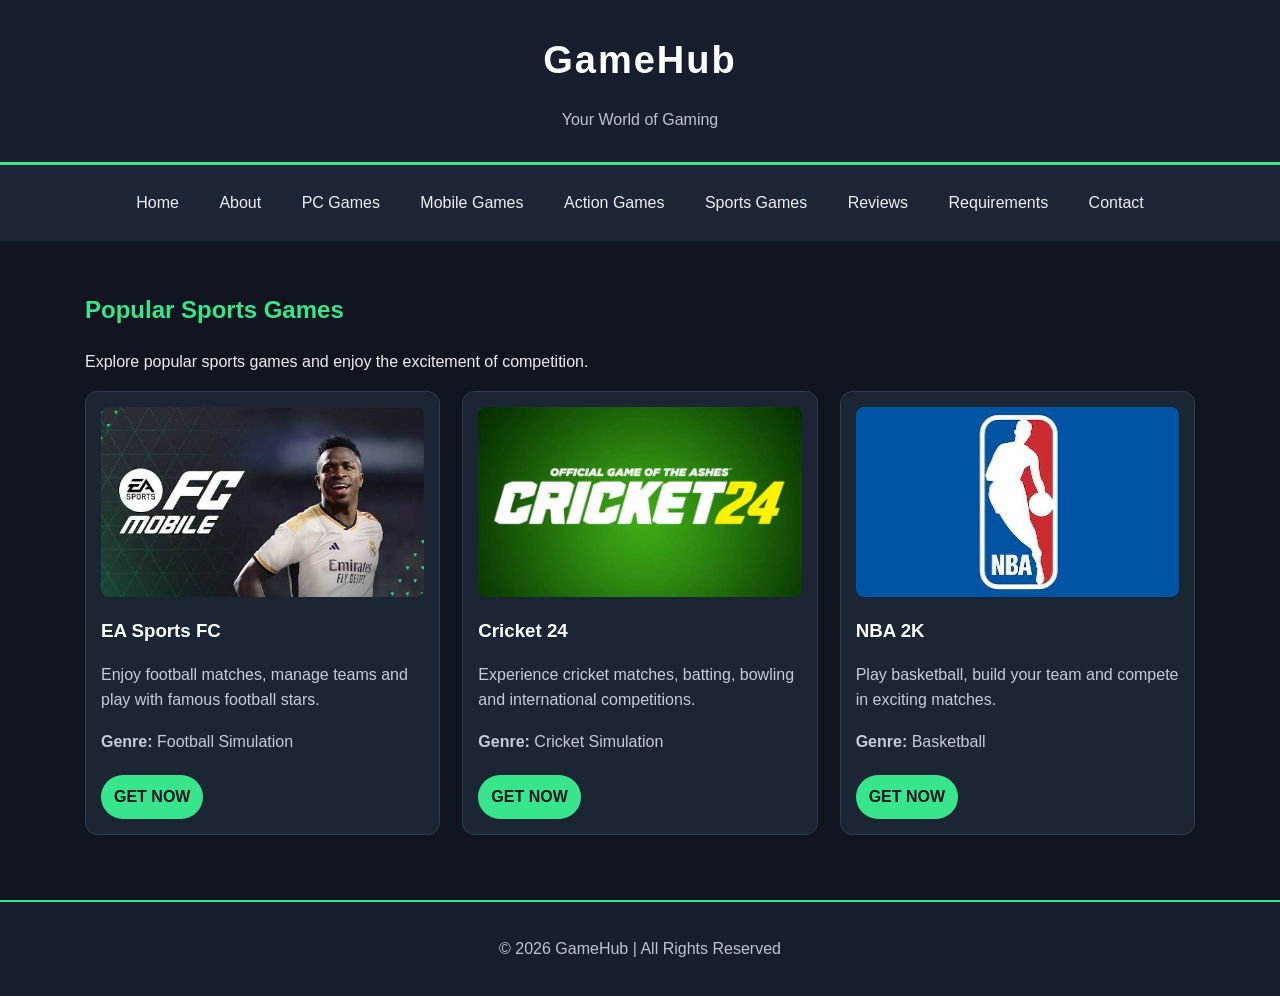
<file: sports-games.html>
<!DOCTYPE html>
<html lang="en">
<head>
    <meta charset="UTF-8">
    <meta name="viewport" content="width=device-width, initial-scale=1.0">
    <title>Sports Games - GameHub</title>
    <link rel="stylesheet" href="style.css">
</head>
<body>

    <header>
        <h1>GameHub</h1>
        <p>Your World of Gaming</p>
    </header>

    <nav>
        <a href="index.html">Home</a>
        <a href="about.html">About</a>
        <a href="pc-games.html">PC Games</a>
        <a href="mobile-games.html">Mobile Games</a>
        <a href="action-games.html">Action Games</a>
        <a href="sports-games.html">Sports Games</a>
        <a href="reviews.html">Reviews</a>
        <a href="requirements.html">Requirements</a>
        <a href="contact.html">Contact</a>
    </nav>

    <main>
        <h2>Popular Sports Games</h2>
        <p>Explore popular sports games and enjoy the excitement of competition.</p>

        <div class="game-container">

            <div class="game-card">
                <img src="images/images (1).jfif" alt="EA Sports FC">
                <h3>EA Sports FC</h3>
                <p>Enjoy football matches, manage teams and play with famous football stars.</p>
                <p><strong>Genre:</strong> Football Simulation</p>
                <a href="login.html"> GET NOW</a>
            </div>

            <div class="game-card">
                <img src="images/cricket 24.jfif" alt="Cricket game">
                <h3>Cricket 24</h3>
                <p>Experience cricket matches, batting, bowling and international competitions.</p>
                <p><strong>Genre:</strong> Cricket Simulation</p>
                <a href="login.html"> GET NOW</a>
            </div>

            <div class="game-card">
                <img src="images/nba.jfif" alt="NBA basketball game">
                <h3>NBA 2K</h3>
                <p>Play basketball, build your team and compete in exciting matches.</p>
                <p><strong>Genre:</strong> Basketball</p>
                <a href="login.html"> GET NOW</a>
            </div>

        </div>
    </main>

    <footer>
        <p>&copy; 2026 GameHub | All Rights Reserved</p>
    </footer>

</body>
</html>
</file>
<file: style.css>
* {
    box-sizing: border-box;
}

body {
    font-family: Arial, sans-serif;
    margin: 0;
    background-color: #10151f;
    color: #eeeeee;
    line-height: 1.6;
}

header {
    background-color: #171f2e;
    color: white;
    text-align: center;
    padding: 30px 15px;
    border-bottom: 3px solid #39e58c;
}

header h1 {
    margin: 0;
    font-size: 38px;
    letter-spacing: 2px;
}

header p {
    color: #b9c5d6;
    margin-bottom: 0;
}


nav {
    background-color: #1c2636;
    text-align: center;
    padding: 12px;
    position: sticky;
    top: 0;
    
}

nav a {
    display: inline-block;
    color: #eeeeee;
    text-decoration: none;
    margin: 5px 8px;
    padding: 8px 10px;
    border-radius: 5px;
    transition: 0.3s;
}

nav a:hover {
    background-color: #39e58c;
    color: #10151f;
}


main {
    max-width: 1150px;
    margin: auto;
    padding: 30px 20px;
}

h2 {
    color: #39e58c;
    margin-bottom: 20px;
}

h3 {
    color: #ffffff;
}


.game-container {
    display: flex;
    flex-wrap: wrap;
    gap: 22px;
    align-items: stretch;
}


.game-card {
    background-color: #1b2534;
    flex: 1 1 280px;
    min-width: 0;
    padding: 15px;
    border: 1px solid #303d50;
    border-radius: 12px;
    overflow: visible;
    height: auto;
    transition: transform 0.3s, border-color 0.3s;
}

.game-card:hover {
    transform: translateY(-5px);
    border-color: #39e58c;
}

.game-card img {
    display: block;
    width: 100%;
    height: 190px;
    object-fit: cover;
    border-radius: 8px;
}

.game-card h3 {
    margin-bottom: 8px;
}

.game-card p {
    color: #c4ccda;
}

.game-card a {
    display: inline-block;
    background-color: #39e58c;
    color: #10151f;
    text-decoration: none;
    font-weight: bold;
    padding: 9px 13px;
    border-radius: 25px;
    margin-top: 5px;
}

.game-card a:hover {
    background-color: #24c979;
}


main a {
    color: #39e58c;
}


input,
textarea,
select {
    width: 100%;
    padding: 11px;
    margin: 6px 0 15px;
    border: 1px solid #303d50;
    border-radius: 5px;
    background-color: #1b2534;
    color: white;
}

/* Footer */
footer {
    background-color: #171f2e;
    color: #b9c5d6;
    text-align: center;
    padding: 18px;
    margin-top: 35px;
    border-top: 2px solid #39e58c;
}
button {
    background-color: #39e58c;
    color: #10151f;
    padding: 10px 18px;
    border:  none;
    border-radius: 5px;
    font-size: 15px;
    font-weight: bold;
    cursor: pointer;
    transition: 0.3s;
}

button:hover {
    background-color: #24c979;
    transform: translateY(-2px);
}

@media (max-width: 600px) {
    header h1 {
        font-size: 30px;
    }

    nav {
        position: static;
    }

    nav a {
        margin: 3px;
        padding: 7px;
        font-size: 14px;
    }

    main {
        padding: 20px 12px;
        height: auto;
        overflow: visible;
    }

    .game-container {
        display: flex;
        flex-direction: column;
        flex-wrap: nowrap;
        height: auto;
        overflow: visible;
        gap: 18px;
    }

    .game-card {
        flex: 0 0 auto;
        width: 100%;
        min-width: 0;
        height: auto;
        box-sizing: border-box;
    }
}
</file>
